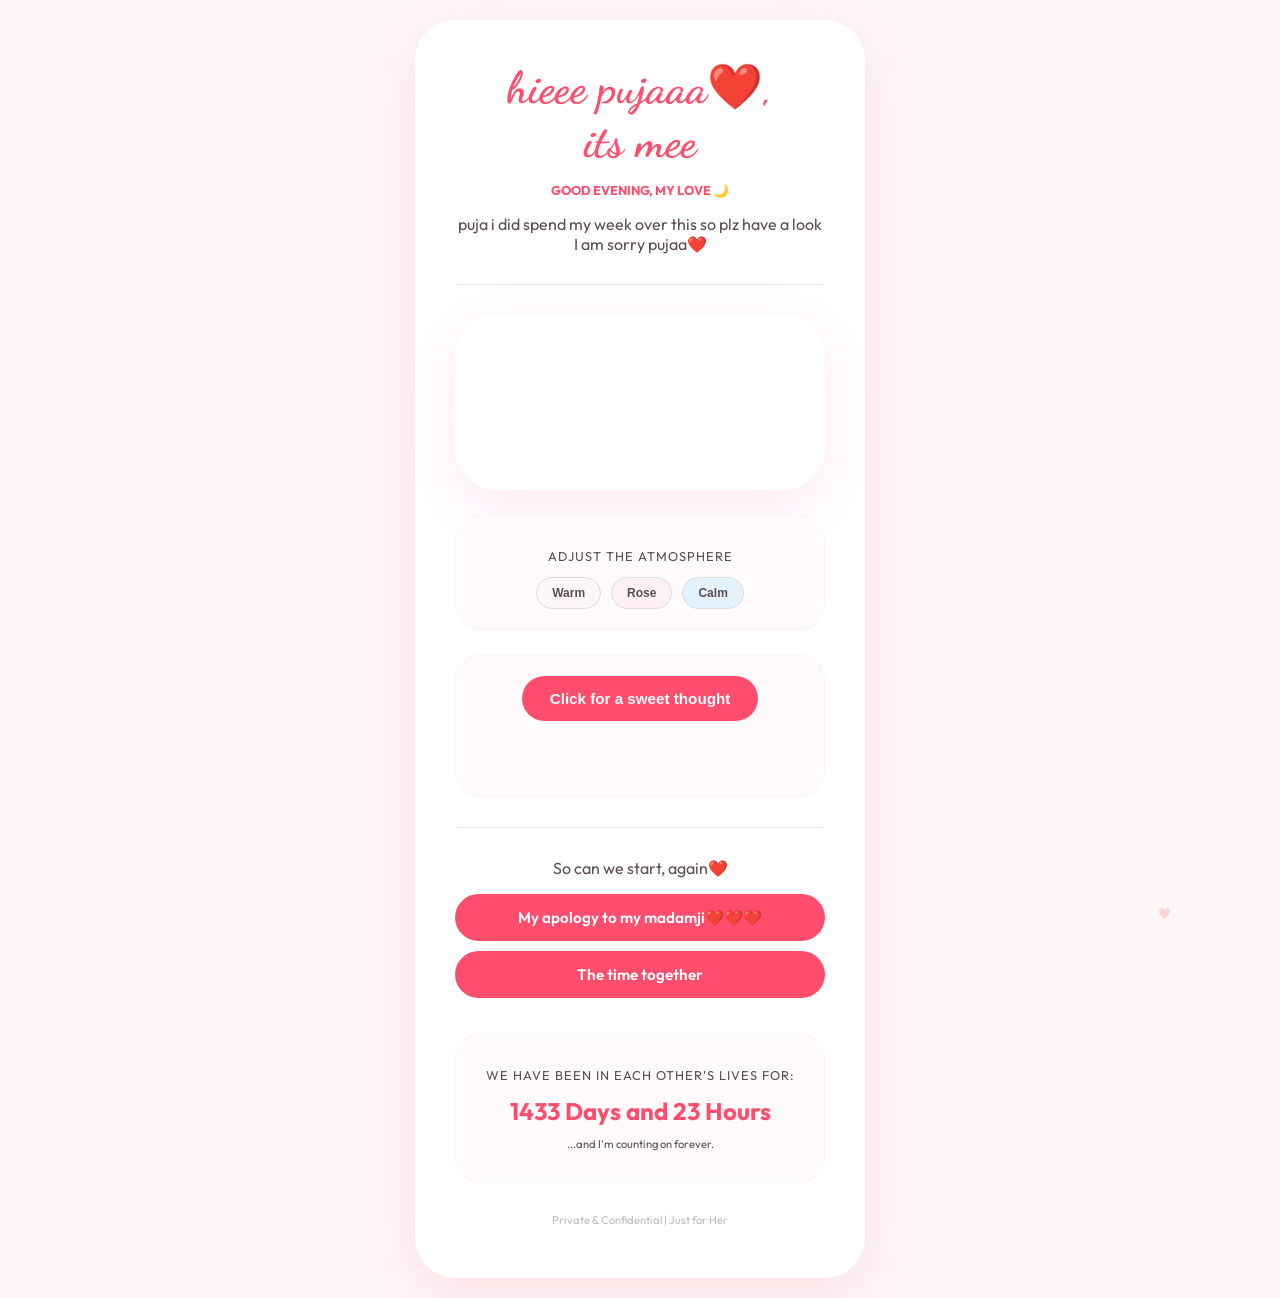
<file: index.html>
<!DOCTYPE html>
<html lang="en">
<head>
    <meta charset="UTF-8">
    <script>function createFloatingHeart() {
    const heart = document.createElement('div');
    heart.innerHTML = '❤️';
    heart.style.position = 'fixed';
    heart.style.bottom = '-20px';
    heart.style.left = Math.random() * 100 + 'vw';
    heart.style.fontSize = (Math.random() * 10 + 10) + 'px';
    heart.style.opacity = Math.random();
    heart.style.transition = 'transform 5s linear, opacity 5s linear';
    heart.style.pointerEvents = 'none';
    heart.style.zIndex = '0'; // Stays behind your content
    document.body.appendChild(heart);

    setTimeout(() => {
        heart.style.transform = `translateY(-110vh) rotate(${Math.random() * 360}deg)`;
        heart.style.opacity = '0';
    }, 100);

    setTimeout(() => heart.remove(), 6000);
}

// Create a new heart every 300ms
setInterval(createFloatingHeart, 300);</script>
    <meta name="viewport" content="width=device-width, initial-scale=1.0">
    <title>A Private Space | For You</title>
    <link rel="stylesheet" href="index.css">
    <link href="https://fonts.googleapis.com/css2?family=Dancing+Script:wght@600&family=Outfit:wght@300;600&display=swap" rel="stylesheet">
</head>
<body>
<div id="loader">
    <div class="heart-pulse">❤️</div>
</div>

    <div class="container">
        <div class="header-section">
            
            <h1>hieee pujaaa❤️,<br> its mee</h1>
            <p id="greeting" style="font-size: 0.8rem; font-weight: bold; color: #ff4d6d; text-transform: uppercase;"></p>
            <p>puja i did spend my week over this so plz have a look<br>I am sorry pujaa❤️</p>
        </div>

        <hr>
        <div class="container">
         <p id="typewriter" style="font-family: 'Dancing Script', cursive; font-size: 1.4rem; color: #ff4d6d; min-height: 50px;"></p>
        </div>  
        <script>const text = "I know things haven't been perfect... but I'm still here, and I'm still yours.";
        let i = 0;

        function typeWriter() {
            if (i < text.length) {
                document.getElementById("typewriter").innerHTML += text.charAt(i);
                i++;
                setTimeout(typeWriter, 100);
            }
        }
        // Start the effect after the page fades in
        window.addEventListener('load', () => setTimeout(typeWriter, 1500));</script>
        <div class="feature-box">
            <p style="font-size: 0.8rem; text-transform: uppercase; letter-spacing: 1px;">Adjust the Atmosphere</p>
            <div class="mood-btns">
                <button class="mood-btn" onclick="changeMood('#fdf6f7')" style="background: #fdf6f7; color: #5c4d51; border: 1px solid #ddd;">Warm</button>
                <button class="mood-btn" onclick="changeMood('#fff0f3')" style="background: #fff0f3; color: #5c4d51; border: 1px solid #ddd;">Rose</button>
                <button class="mood-btn" onclick="changeMood('#e3f2fd')" style="background: #e3f2fd; color: #5c4d51; border: 1px solid #ddd;">Calm</button>
            </div>
        </div>

        <div class="feature-box">
            <button onclick="showCompliment()">Click for a sweet thought</button>
            <p id="compliment-text" style="margin-top: 15px; font-style: italic; color: #ff4d6d; min-height: 24px;"></p>
        </div>


        <hr>

        <div class="nav-menu">
            <p>So can we start, again❤️</p>
            <a href="apology.html" class="btn main-btn">My apology to my madamji❤️❤️❤️</a>
            <a href="memories.html" class="btn main-btn">The time together</a>
            
        </div>
         <div class="feature-box">
            <p style="font-size: 0.8rem; letter-spacing: 1px;">WE HAVE BEEN IN EACH OTHER'S LIVES FOR:</p>
            <div id="together-counter" style="font-size: 1.5rem; font-weight: bold; color: #ff4d6d;"></div>
            <p style="font-size: 0.7rem;">...and I'm counting on forever.</p>
        </div>
        <footer>
            <p>Private & Confidential | Just for Her</p>
        </footer>
    </div>
    

    <script src="script.js"></script>
</body>
</html>
</file>
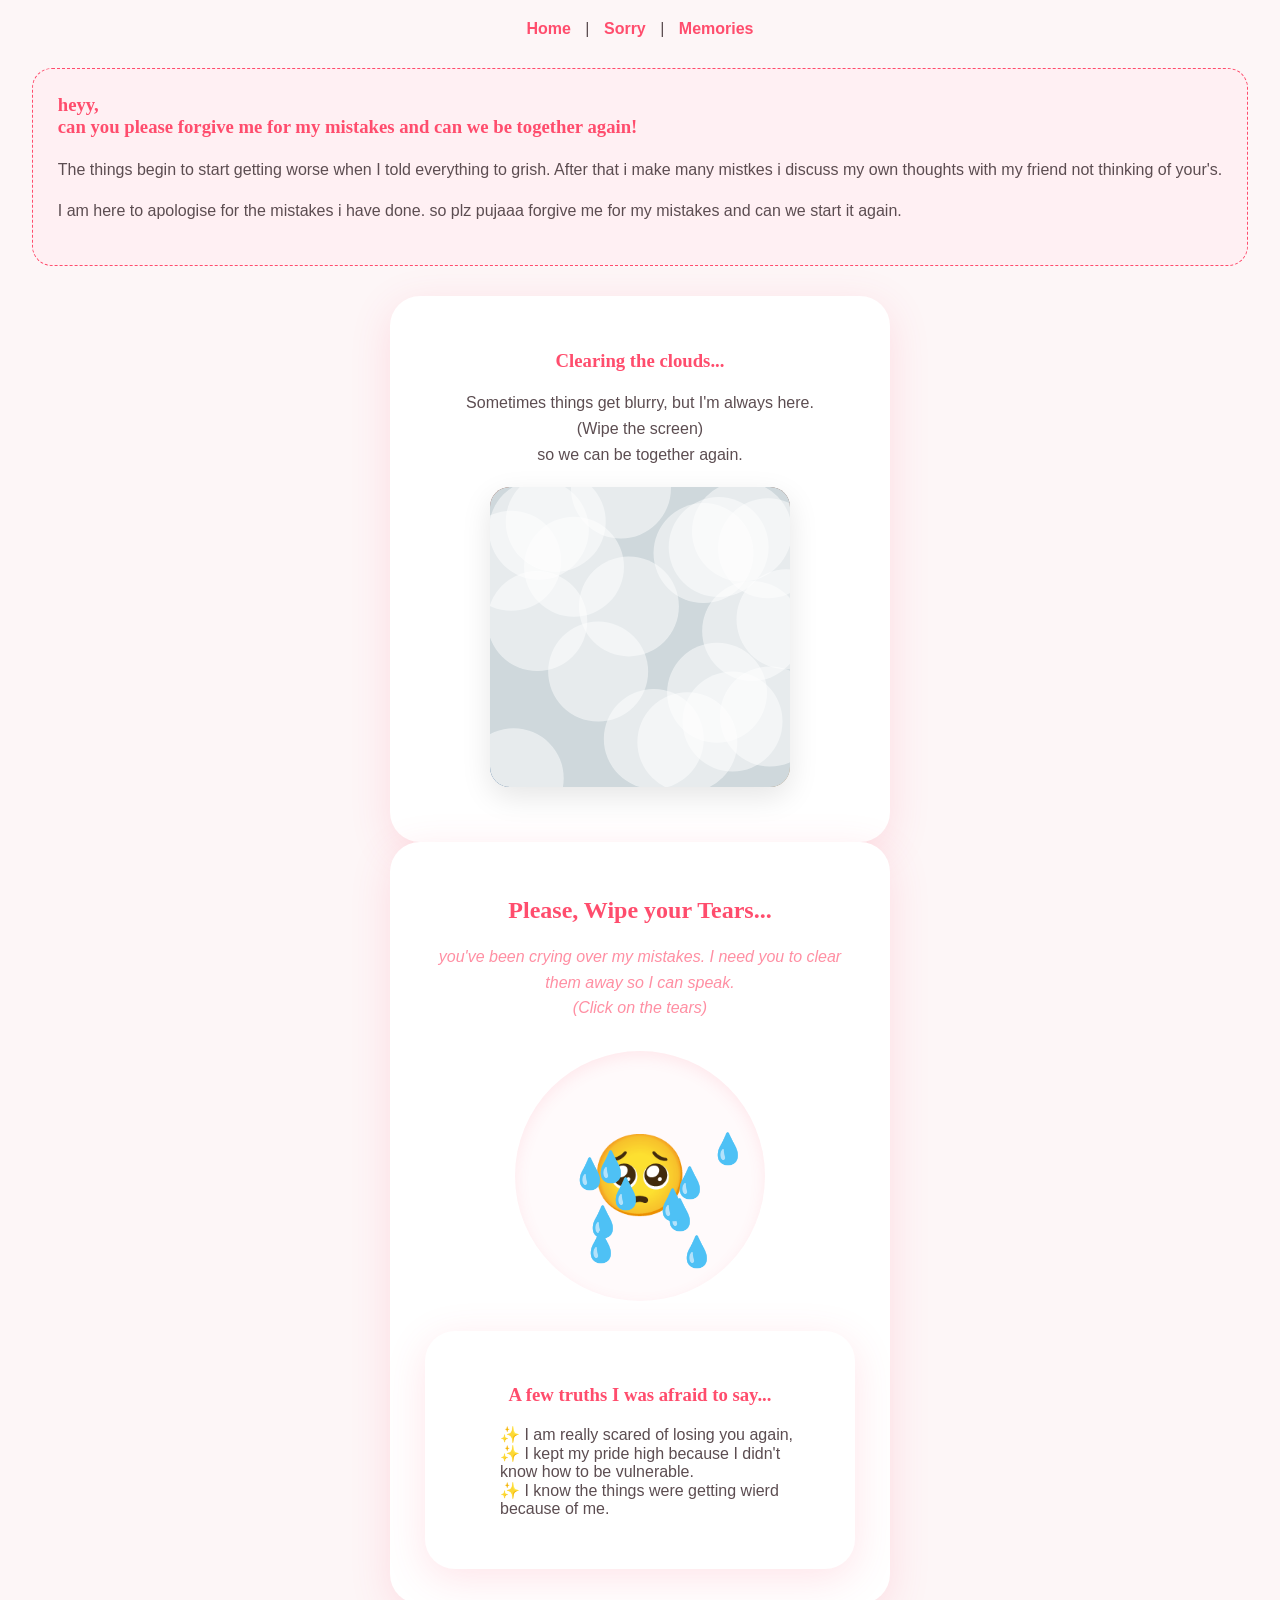
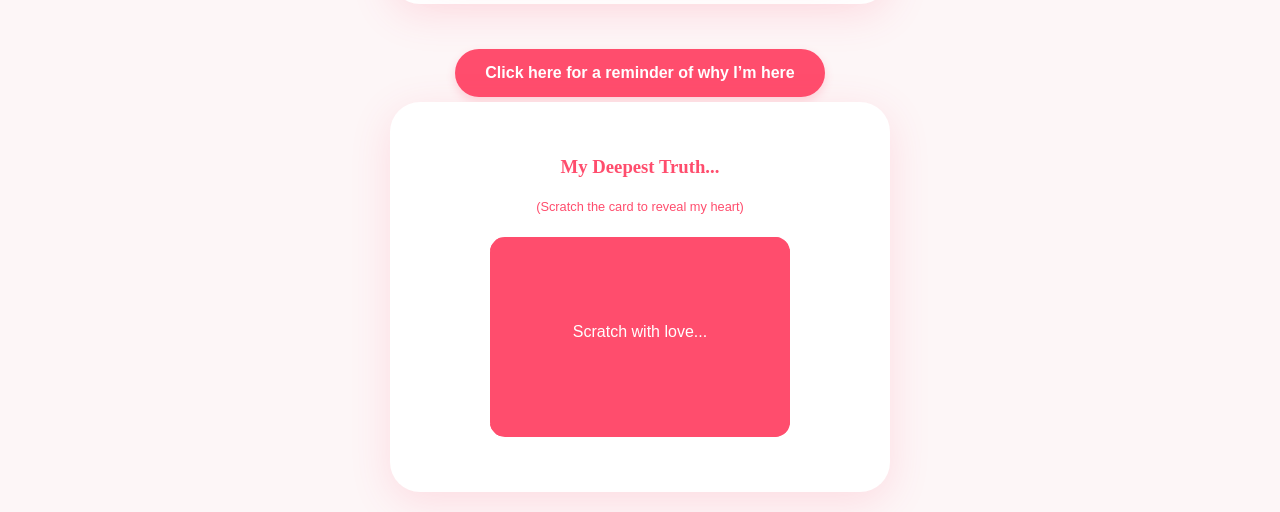
<file: apology.html>
<!DOCTYPE html>
<html lang="en">
<head>
    <meta charset="UTF-8">
    <meta name="viewport" content="width=1024">
    <meta name="viewport" content="width=device-width, initial-scale=1.0">
    <title>I am Sorry</title>
    <script>function createFloatingHeart() {
    const heart = document.createElement('div');
    heart.innerHTML = '❤️';
    heart.style.position = 'fixed';
    heart.style.bottom = '-20px';
    heart.style.left = Math.random() * 100 + 'vw';
    heart.style.fontSize = (Math.random() * 10 + 10) + 'px';
    heart.style.opacity = Math.random();
    heart.style.transition = 'transform 5s linear, opacity 5s linear';
    heart.style.pointerEvents = 'none';
    heart.style.zIndex = '0'; // Stays behind your content
    document.body.appendChild(heart);

    setTimeout(() => {
        heart.style.transform = `translateY(-110vh) rotate(${Math.random() * 360}deg)`;
        heart.style.opacity = '0';
    }, 100);

    setTimeout(() => heart.remove(), 6000);
}

// Create a new heart every 300ms
setInterval(createFloatingHeart, 300);</script>
    <link rel="stylesheet" href="un.css">
    <style>
        /* Special styles for the game area */
        #game-area {
            width: 250px;
            height: 250px;
            margin: 30px auto;
            position: relative;
            background: #fffafb;
            border-radius: 50%;
            display: flex;
            justify-content: center;
            align-items: center;
            font-size: 80px; /* Base face emoji size */
            cursor: pointer;
            box-shadow: inset 0 5px 15px rgba(255, 77, 109, 0.1);
        }
        .tear {
            position: absolute;
            font-size: 30px; /* Size of the water drops */
            transition: opacity 0.3s ease, transform 0.3s ease;
        }
        #apology-text {
            display: none; /* Text starts hidden */
            margin-top: 30px;
            text-align: left;
            border-top: 1px solid #eee;
            padding-top: 20px;
        }
        #game-instruction { margin-bottom: 20px; font-style: italic; color: #ff8fa3; }
    </style>
</head>
<body>
    <div id="loader">
    <div class="heart-pulse"></div>
</div>

     <div class="nav-bar">
    <a href="index.html">Home</a> | 
    <a href="apology.html">Sorry</a> | 
    <a href="memories.html">Memories</a>
</div>  
    
    <div style="background: #fff0f3; padding: 25px; border-radius: 20px; margin-bottom: 30px; border: 1px dashed #ff4d6d;">
    <h3 style="color: #ff4d6d; margin-top: 0;">heyy,<br> can you please forgive me for my mistakes and can we be together again!</h3>
    <p>The things begin to start getting worse when I told everything to grish. After that i make many mistkes i discuss my own thoughts with my friend not thinking of your's.</p>
    <p>I am here to apologise for the mistakes i have done. so plz pujaaa forgive me for my mistakes and can we start it again.</p>
</div>
<div class="container">
    <h3>Clearing the clouds...</h3>
    <p>Sometimes things get blurry, but I'm always here. <br>(Wipe the screen)<br> 
        so we can be together again.
    </p>
    
    <div id="fog-wrapper">
        <div id="hidden-photo"></div>
        <canvas id="fog-canvas"></canvas>
    </div>
</div>
    <div class="container">
        <h2>Please, Wipe your Tears...</h2>
        <p id="game-instruction">you've been crying over my mistakes. I need you to clear them away so I can speak.<br>(Click on the tears)</p>
        
        <div id="game-area">
            <span id="face">🥺</span> </div>

        <div id="apology-text">
    <h2 style="color: #ff4d6d; font-size: 2.2rem; margin-bottom: 20px;">I think you're ready to be better.</h2>
    
    <div style="text-align: left; line-height: 1.8; color: #5c4d51;">
        <p>You didn’t deserve the pain I caused. I think i was able to clear all the things i have done, whenever i think of u i regret about being so rude to you, even when you were so good to me.</p>

        <p>I know u have wasted so much time thinking of me but i can't resist that i was also doing the same. so i decided to make this apology website for you because i dont have anything to do.</p>

        <p>i think my self realisation is the heaviest thing i am carring now a days.</p>

        <p>And if you are thinking i did this all with AI and all so plz i create this whole thing only for you,<hr>4K5H_5606
        <div style="margin-top: 50px;">
    <h3>My Path Forward</h3>
    <p>I think i was wrong at the time when i reacted at you,you were listening to me even when the mistakes were mine</p>
    <div style="display: flex; flex-direction: column; gap: 10px; margin-top: 15px;">
        <div style="background: white; padding: 15px; border-radius: 10px; border: 1px solid #ff4d6d;">
            <strong> First:</strong> I am really so sorry because how i reacted you when i was angry was so wrong that I regret it later.
        </div>
        <div style="background: white; padding: 15px; border-radius: 10px; border: 1px solid #ff4d6d;">
            <strong>Second:</strong> I am really sorry for being so annoying to you.
        </div>
        <div style="background: white; padding: 15px; border-radius: 10px; border: 1px solid #ff4d6d;">
            <strong>Third:</strong> pujaaa you really matter to me more than even my self-respect, so please puja forgive me for my mistakes.  </div>
    </div>
</div>
        <p style="text-align: center; margin-top: 30px; font-size: 1.2rem; font-weight: bold;"><a href="future.html" class="btn">Can we try again?</a></p>
    </div>
</div>
<div class="container">
    <h3>A few truths I was afraid to say...</h3>
    <ul id="confession-list" style="text-align: left; list-style: none;">
        <li>✨ I am really scared of losing you again,</li>
        <li>✨ I kept my pride high because I didn't know how to be vulnerable.</li>
        <li>✨ I know the things were getting wierd because of me.</li>
    </ul>
</div>
    </div>
    
    <div style="margin-top: 40px; text-align: center;">
    <button onclick="showSurprise()" style="background: #ff4d6d; color: white; border: none; padding: 15px 30px; border-radius: 30px; cursor: pointer; font-size: 1rem;">
        Click here for a reminder of why I’m here
    </button>
    <p id="surprise" style="display: none; margin-top: 20px; font-size: 1.2rem; font-style: italic; color: #ff4d6d;">
        "Because the version of us that makes it through this will be stronger than anything else in the world. I still believe in 'us' more than I believe in anything else."
    </p>
</div>

<div class="container">
    <h3>My Deepest Truth...</h3>
    <p style="font-size: 0.8rem; color: #ff4d6d;">(Scratch the card to reveal my heart)</p>
    
    <div class="scratch-container">
        <div class="secret-para">
            <p>
                "In a world full of noise, you are my favorite sound. I’m sorry for the silence—I promise to be your safe place from now until forever. I love you, Pookie."</p>
        </div>
        <canvas id="scratch-canvas" width="300" height="200"></canvas>
    </div>
</div>
<script>function initScratchCard() {
    const canvas = document.getElementById('scratch-canvas');
    if (!canvas) return;
    const ctx = canvas.getContext('2d');
    
    // 1. Fill the canvas with a "Scratch Layer" color
    ctx.fillStyle = '#ff4d6d'; // You can also use a gradient or image here
    ctx.fillRect(0, 0, canvas.width, canvas.height);
    
    // Add some "shimmer" text to the scratch layer
    ctx.fillStyle = "white";
    ctx.font = "16px Arial";
    ctx.textAlign = "center";
    ctx.fillText("Scratch with love...", canvas.width/2, canvas.height/2);

    let isDrawing = false;

    function scratch(e) {
        if (!isDrawing) return;
        
        // Get correct coordinates for mouse or touch
        const rect = canvas.getBoundingClientRect();
        const x = (e.clientX || e.touches[0].clientX) - rect.left;
        const y = (e.clientY || e.touches[0].clientY) - rect.top;

        ctx.globalCompositeOperation = 'destination-out'; // The magic "eraser" mode
        ctx.beginPath();
        ctx.arc(x, y, 20, 0, Math.PI * 2); // Size of the scratch "brush"
        ctx.fill();
    }

    // Event Listeners for Mouse & Touch
    canvas.addEventListener('mousedown', () => isDrawing = true);
    canvas.addEventListener('touchstart', () => isDrawing = true);
    window.addEventListener('mouseup', () => isDrawing = false);
    window.addEventListener('touchend', () => isDrawing = false);
    canvas.addEventListener('mousemove', scratch);
    canvas.addEventListener('touchmove', scratch);
}

// Run it when the page loads
window.addEventListener('DOMContentLoaded', initScratchCard);</script>
<script>
    function showSurprise() {
        document.getElementById('surprise').style.display = 'block';
    }
</script>

    <script>
        // --- GAME LOGIC ---
        const gameArea = document.getElementById('game-area');
        const face = document.getElementById('face');
        const apologyText = document.getElementById('apology-text');
        const instruction = document.getElementById('game-instruction');
        const tearCount = 10; // Number of tears she has to click
        let remainingTears = tearCount;

        // Generate tears randomly inside the face area
        for (let i = 0; i < tearCount; i++) {
            const tear = document.createElement('span');
            tear.innerHTML = '💧';
            tear.className = 'tear';
            
            // Random position (adjusting slightly so they stay near the eyes/face)
            const randomTop = Math.random() * 60 + 20; // 20% to 80% from top
            const randomLeft = Math.random() * 60 + 20; // 20% to 80% from left
            
            tear.style.top = `${randomTop}%`;
            tear.style.left = `${randomLeft}%`;
            
            // When she clicks a tear
            tear.addEventListener('click', function(e) {
                // Prevent clicking on the 'face' beneath
                e.stopPropagation(); 
                
                // Animate and remove the tear
                this.style.opacity = '0';
                this.style.transform = 'scale(2)';
                
                setTimeout(() => {
                    this.remove();
                    remainingTears--;
                    
                    // Check if all tears are cleared
                    if (remainingTears === 0) {
                        endGame();
                    }
                }, 300);
            });
            
            gameArea.appendChild(tear);
        }

        function endGame() {
            face.innerHTML = '😌'; // Face changes to relief
            gameArea.style.cursor = 'default';
            instruction.innerHTML = "Thank you. Now, please read my heart.";
            
            // Show the apology text smoothly
            apologyText.style.display = 'block';
            apologyText.style.animation = 'fadeIn 1.5s';
        }
    </script>
    <style>
        /* Subtle fade-in animation */
        @keyframes fadeIn { from { opacity: 0; } to { opacity: 1; } }
    </style>


<script>
    const canvas = document.getElementById('scratch');
    const ctx = canvas.getContext('2d');
    ctx.fillStyle = "#ff4d6d";
    ctx.fillRect(0,0,300,100);
    
    canvas.onmousemove = (e) => {
        ctx.clearRect(e.offsetX, e.offsetY, 20, 20);
        if(e.offsetX > 250) document.getElementById('revealed').style.display = 'block';
    }
</script>
<script>function initFogEffect() {
    const canvas = document.getElementById('fog-canvas');
    if (!canvas) return;
    
    const ctx = canvas.getContext('2d');
    const container = document.getElementById('fog-wrapper');
    
    // Set canvas size to match the container
    canvas.width = container.offsetWidth;
    canvas.height = container.offsetHeight;

    // 1. Create the "Cloudy/Foggy" layer
    ctx.fillStyle = "#cfd8dc"; // Soft grey-blue cloud color
    ctx.fillRect(0, 0, canvas.width, canvas.height);
    
    // Add some "fog" texture
    ctx.fillStyle = "white";
    ctx.globalAlpha = 0.5;
    for(let i=0; i<20; i++) {
        ctx.beginPath();
        ctx.arc(Math.random()*canvas.width, Math.random()*canvas.height, 50, 0, Math.PI*2);
        ctx.fill();
    }
    ctx.globalAlpha = 1.0;

    let isWiping = false;

    function wipe(e) {
        if (!isWiping) return;
        
        const rect = canvas.getBoundingClientRect();
        const x = (e.clientX || e.touches[0].clientX) - rect.left;
        const y = (e.clientY || e.touches[0].clientY) - rect.top;

        // The "Erasing" effect
        ctx.globalCompositeOperation = 'destination-out';
        ctx.beginPath();
        ctx.arc(x, y, 30, 0, Math.PI * 2); // Size of the wipe
        ctx.fill();
    }

    // Mouse Events
    canvas.addEventListener('mousedown', () => isWiping = true);
    window.addEventListener('mouseup', () => isWiping = false);
    canvas.addEventListener('mousemove', wipe);

    // Touch Events (Mobile)
    canvas.addEventListener('touchstart', (e) => { isWiping = true; wipe(e); });
    canvas.addEventListener('touchend', () => isWiping = false);
    canvas.addEventListener('touchmove', (e) => { e.preventDefault(); wipe(e); });
}

// Ensure it runs after the page is fully loaded
window.addEventListener('load', initFogEffect);</script>
<script>function setGreeting() {
    const hour = new Date().getHours();
    let greeting = "";
    if (hour < 12) greeting = "Good Morning, My Sunshine ☀️";
    else if (hour < 18) greeting = "Good Afternoon, Beautiful ✨";
    else greeting = "Good Evening, My Love 🌙";
    
    document.getElementById('greeting').innerHTML = greeting;
}
window.addEventListener('load', setGreeting);

// This makes the browser tab "blink" with a heart
let heartToggle = true;
setInterval(() => {
    if (heartToggle) {
        document.title = "❤️ Aksh loves you";
    } else {
        document.title = "💖 Always & Forever";
    }
    heartToggle = !heartToggle;
}, 2000);</script>
</body>
</html>
</file>
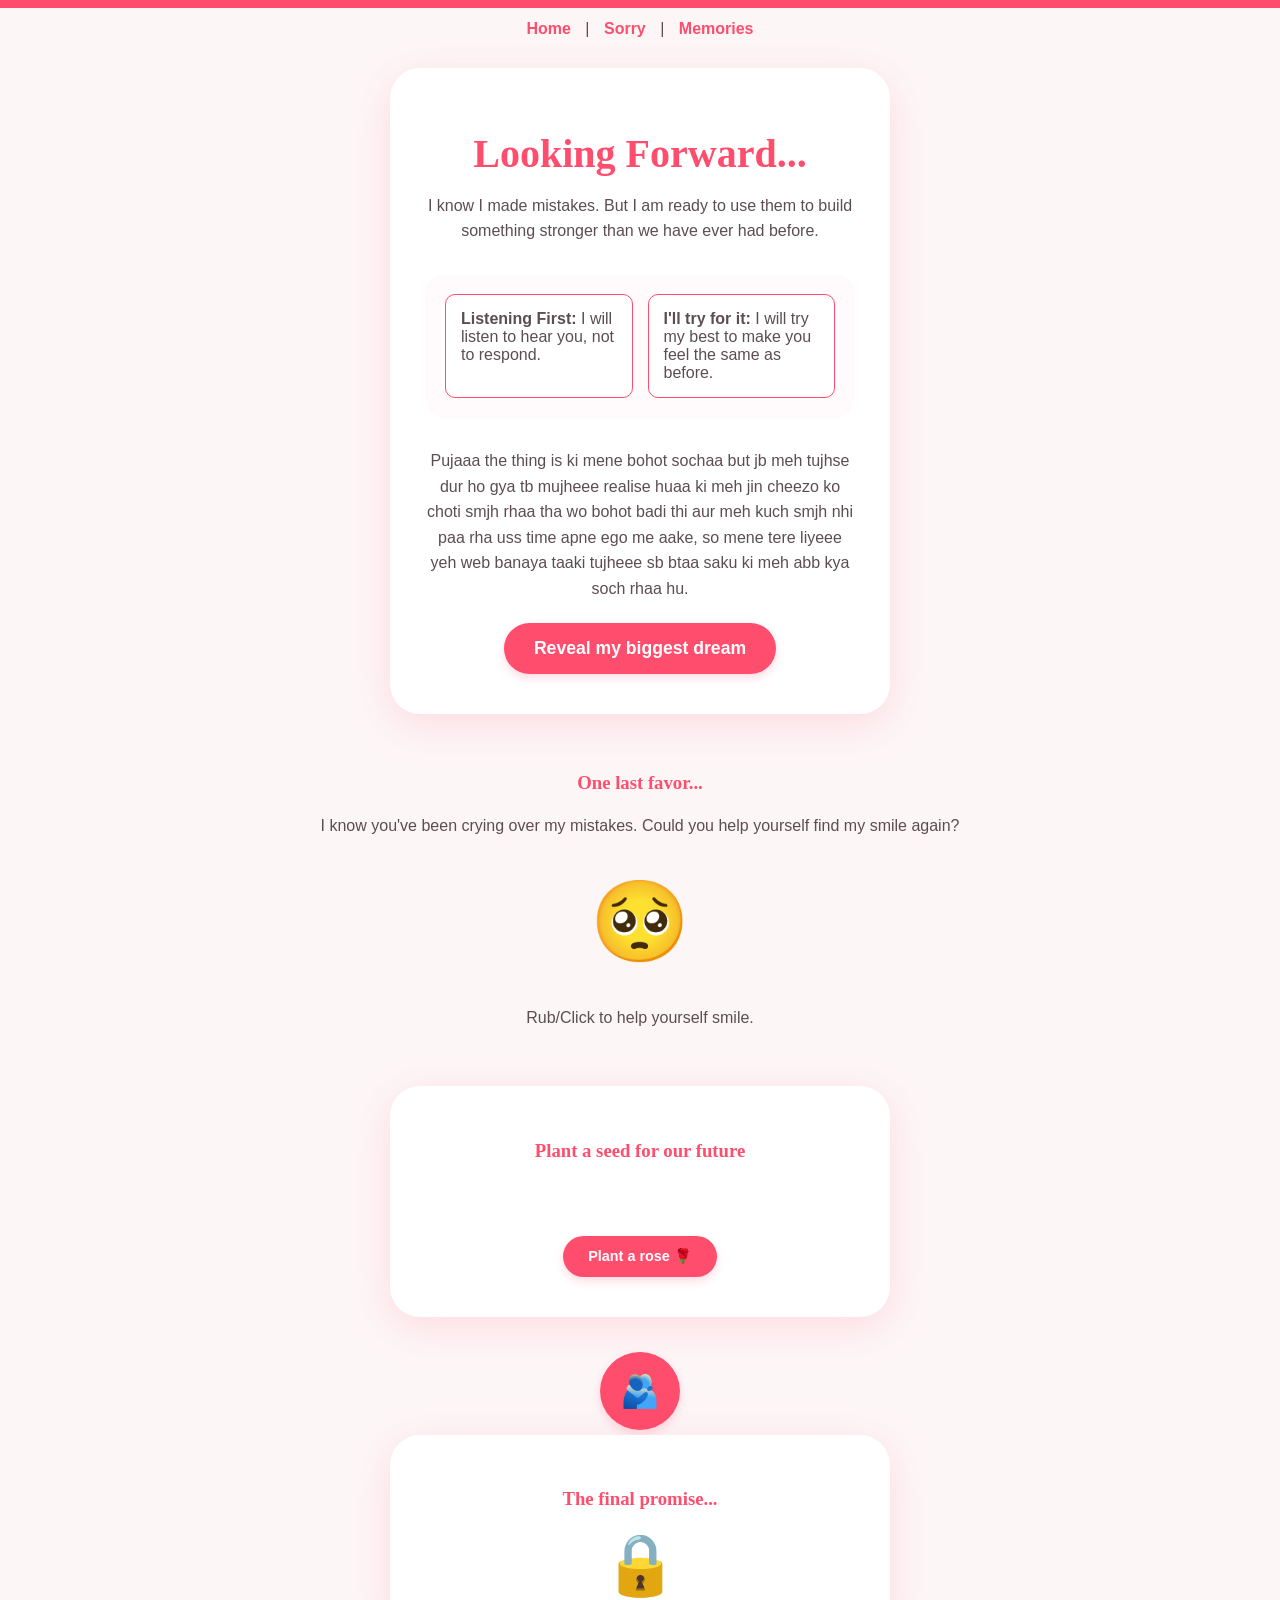
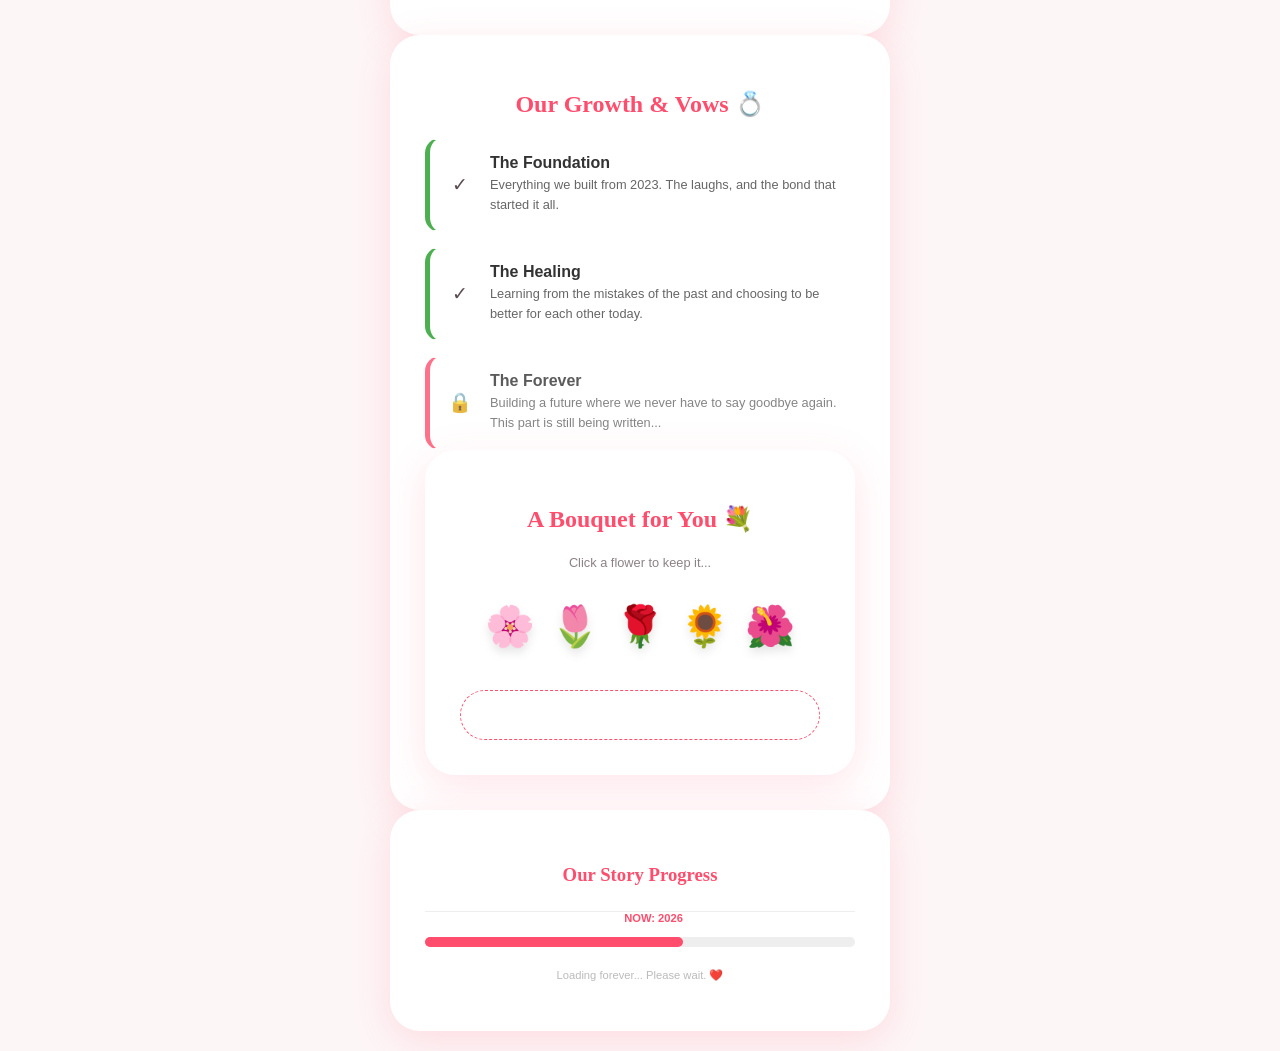
<file: future.html>
<!DOCTYPE html>
<html lang="en">
<head>
    <meta charset="UTF-8">
    <meta name="viewport" content="width=1024">
    <meta name="viewport" content="width=device-width, initial-scale=1.0">
    <title>Our Future</title>
    <script>function createFloatingHeart() {
    const heart = document.createElement('div');
    heart.innerHTML = '❤️';
    heart.style.position = 'fixed';
    heart.style.bottom = '-20px';
    heart.style.left = Math.random() * 100 + 'vw';
    heart.style.fontSize = (Math.random() * 10 + 10) + 'px';
    heart.style.opacity = Math.random();
    heart.style.transition = 'transform 5s linear, opacity 5s linear';
    heart.style.pointerEvents = 'none';
    heart.style.zIndex = '0'; // Stays behind your content
    document.body.appendChild(heart);

    setTimeout(() => {
        heart.style.transform = `translateY(-110vh) rotate(${Math.random() * 360}deg)`;
        heart.style.opacity = '0';
    }, 100);

    setTimeout(() => heart.remove(), 6000);
}

// Create a new heart every 300ms
setInterval(createFloatingHeart, 300);</script>
    <link rel="stylesheet" href="un.css">
    <style>
        /* Progress Bar: She feels the end is near */
        #progress {
            position: fixed; top: 0; left: 0; width: 100%; height: 8px;
            background: #fdf6f7; z-index: 1000;
        }
        #progress-bar {
            height: 100%; width: 0%; background: #ff4d6d;
            transition: width 1s ease;
        }
        
        /* Box to contain the 'vision board' and the secret */
        .vision-board {
            display: grid; grid-template-columns: 1fr 1fr; gap: 15px;
            margin: 30px 0; padding: 20px;
            background: #fffafb; border-radius: 20px;
            text-align: left;
        }
        .vision-item {
            background: white; padding: 15px; border-radius: 10px;
            border: 1px solid #ff4d6d;
        }
        
        /* The Secret Area: This is where we hide the proposal */
        #secret-message {
            display: none; /* Text starts invisible */
            margin-top: 30px; border-top: 1px dashed #eee;
            padding-top: 20px; background: #fdf6f7;
            border-radius: 15px; padding: 25px;
        }
        
        /* The Unlock Button */
        #unlock-btn {
            background: #ff4d6d; color: white; border: none;
            padding: 15px 30px; border-radius: 30px; cursor: pointer;
            font-size: 1.1rem; transition: transform 0.2s;
        }
        #unlock-btn:hover { transform: scale(1.05); }
    </style>
</head>
<body onload="fillProgress()">
 <div class="nav-bar">
    <a href="index.html">Home</a> | 
    <a href="apology.html">Sorry</a> | 
    <a href="memories.html">Memories</a>
    
</div>
    <div id="progress"><div id="progress-bar"></div></div>

    <div class="container">
        <h1>Looking Forward...</h1>
        <p>I know I made mistakes. But I am ready to use them to build something stronger than we have ever had before.</p>
        
        <div class="vision-board">
            <div class="vision-item"><strong> Listening First:</strong> I will listen to hear you, not to respond.</div>
            <div class="vision-item"><strong> I'll try for it:</strong> I will try my best to make you feel the same as before.</div>
        </div>
        
        <p>Pujaaa the thing is ki mene bohot sochaa but jb meh tujhse dur ho gya tb mujheee realise huaa ki meh jin cheezo ko choti smjh rhaa tha wo bohot badi thi aur meh kuch smjh nhi paa rha uss time apne ego me aake, so mene tere liyeee yeh web banaya taaki tujheee sb btaa saku ki meh abb kya soch rhaa hu.</p>
        
        <button id="unlock-btn" onclick="revealSecret()">Reveal my biggest dream</button>
        
        <div id="secret-message">
            <h2>A Vision for Us</h2>
            <div style="line-height: 1.8; text-align: left;">
                <p>I don’t just want us to go back. I want us to build a future that is completely secure. A future based on trust, respect, and a love that never fades.</p>
                <p>I am ready to do the work. I am ready to earn my place back, one day at a time, for as long as it takes. <strong>And my biggest dream... is that one day, when we are ready, we can make this permanent. I have a vision of a day where I ask you a simple question, and I can put a promise on your finger to keep you safe and loved, forever.</strong></p>
                <p>If you give me the chance to show you I've changed, that is the future I am building for us. Do you think we can start with just one coffee?</p>
            </div>
            <a href="mailto:her-email@example.com?subject=Re: Our Future" class="btn">Reply to me</a>
        </div>
        
    </div>
    <div id="game-zone" style="text-align: center; margin: 40px 0;">
    <h3>One last favor...</h3>
    <p>I know you've been crying over my mistakes. Could you help yourself find my smile again?</p>
    
    <div id="face-box" style="font-size: 80px; cursor: pointer; transition: 0.3s; padding: 20px;">
        <span id="face-emoji">🥺</span>
    </div>
    <p id="instruction">Rub/Click to help yourself smile.</p>
</div>

<div id="secret-message" style="display:none; background: #fffafb; padding: 30px; border-radius: 20px; border: 1px dashed #ff4d6d;">
    <h2>Thank you for this...</h2>
    <p>You’ve seen the vision I have for us, and you know how much I want to make things right. But I don't want to rush you. I just want to be close to you again.</p>
    <p><strong>My request is simple:</strong> Whenever you feel ready, could you spare just one hour of your day for me? No pressure, no demands—just one hour for us to talk, to breathe, and to start over.</p>
    <a href="mailto:her-email@example.com?subject=I'd like to talk" class="btn">Click here to choose a time</a>
</div>
<div class="container">
    <h3>Plant a seed for our future</h3>
    <div id="garden" style="font-size: 30px; min-height: 50px;"></div>
    <button onclick="plantFlower()">Plant a rose 🌹</button>
</div>

<script>
    function plantFlower() {
        document.getElementById('garden').innerHTML += '🌹';
    }
</script>
<div style="text-align: center; margin-top: 30px;">
    <button onclick="hug()" style="background: #ff4d6d; color: white; padding: 20px; border-radius: 50%; border: none; cursor: pointer; font-size: 2rem;">
        🫂
    </button>
    <p id="hug-msg" style="display:none; margin-top: 10px;">Sending you the biggest hug. I wish I was there.</p>
</div>
<div class="container" style="text-align: center;">
    <h3>The final promise...</h3>
    <div id="lock" onclick="unlockPromise()" style="font-size: 60px; cursor: pointer;">🔒</div>
    <div id="promise-text" style="display:none; padding: 20px; border: 2px dashed #ff4d6d; border-radius: 20px;">
        <p>This is my vow to you: I will be your safe place, your listener, and your biggest fan. I have a vision of our future where I put a ring on your finger, not to own you, but to promise you that you never have to walk alone again.</p>
    </div>
</div>
<div class="container">
    <h2 class="section-title">Our Growth & Vows 💍</h2>
    <div class="vow-list">
        <div class="vow-item unlocked">
            <div class="vow-status">✓</div>
            <div class="vow-text">
                <strong>The Foundation</strong>
                <p>Everything we built from 2023. The laughs, and the bond that started it all.</p>
            </div>
        </div>

        <div class="vow-item unlocked">
            <div class="vow-status">✓</div>
            <div class="vow-text">
                <strong>The Healing</strong>
                <p>Learning from the mistakes of the past and choosing to be better for each other today.</p>
            </div>
        </div>

        <div class="vow-item locked">
            <div class="vow-status">🔒</div>
            <div class="vow-text">
                <strong>The Forever</strong>
                <p>Building a future where we never have to say goodbye again. This part is still being written...</p>
            </div>
        </div>
    </div>
    <script>document.querySelector('.vow-item.locked').addEventListener('click', function() {
    alert("This part of our story is currently under construction. I need you to help me finish it. ❤️");
});</script>
    <div class="container">
    <h2 class="section-title">A Bouquet for You 💐</h2>
    <p style="font-size: 0.8rem; opacity: 0.7;">Click a flower to keep it...</p>
    
    <div class="flower-shop">
        <div class="flower-item" onclick="pickFlower(this, '🌸')">🌸</div>
        <div class="flower-item" onclick="pickFlower(this, '🌷')">🌷</div>
        <div class="flower-item" onclick="pickFlower(this, '🌹')">🌹</div>
        <div class="flower-item" onclick="pickFlower(this, '🌻')">🌻</div>
        <div class="flower-item" onclick="pickFlower(this, '🌺')">🌺</div>
    </div>

    <div id="your-bouquet"></div>
</div>
</div>
<script>function pickFlower(el, emoji) {
    const bouquet = document.getElementById('your-bouquet');
    
    // Create the new flower for the bouquet
    const newFlower = document.createElement('span');
    newFlower.innerHTML = emoji;
    newFlower.className = 'flower-falling';
    newFlower.style.fontSize = '1.8rem';
    
    // Add it to the bouquet
    bouquet.appendChild(newFlower);

    // Add a little bounce to the shop item
    el.style.transform = 'scale(0.8)';
    setTimeout(() => {
        el.style.transform = 'scale(1)';
    }, 100);

    // If she picks 5 flowers, show a hidden message!
    if (bouquet.children.length === 5) {
        const secretMsg = document.createElement('p');
        secretMsg.innerHTML = "A full bouquet for the girl who deserves the world. ❤️";
        secretMsg.style.color = "#ff4d6d";
        secretMsg.style.fontSize = "0.9rem";
        secretMsg.style.marginTop = "10px";
        secretMsg.style.width = "100%";
        bouquet.appendChild(secretMsg);
    }
}</script>
</div>
<script>
document.querySelectorAll('.date-card').forEach(card => {
    card.addEventListener('click', () => {
        card.style.transform = 'scale(0.95)';
        setTimeout(() => {
            card.style.transform = 'translateX(10px)';
            // You could even trigger a small heart explosion here!
        }, 100);
    });
});</script>
<div class="container">
    <h3>Our Story Progress</h3>
    <hr>
    <div class="progress-wrapper" style="background: #eee; border-radius: 20px; height: 10px; width: 100%; position: relative; margin: 20px 0;">
        <div id="progress-fill" style="background: #ff4d6d; width: 60%; height: 100%; border-radius: 20px; position: relative;">
            <span style="position: absolute; right: 0; top: -25px; font-size: 0.7rem; color: #ff4d6d; font-weight: bold;">NOW: 2026</span>
        </div>
    </div>
    <p style="font-size: 0.7rem; color: #bbb;">Loading forever... Please wait. ❤️</p>
</div>
<script>
    function unlockPromise() {
        document.getElementById('lock').innerHTML = '💍';
        document.getElementById('promise-text').style.display = 'block';
    }
</script>

<script>
    function hug() {
        document.getElementById('hug-msg').style.display = 'block';
    }
</script>
<script>
    let clicks = 0;
    const face = document.getElementById('face-emoji');
    const box = document.getElementById('face-box');
    const secret = document.getElementById('secret-message');
    const instr = document.getElementById('instruction');

    box.onclick = () => {
        clicks++;
        // Make it grow or shake to feel like she's "wiping" it
        box.style.transform = `scale(${1 + clicks/10})`;
        
        if (clicks >= 5) {
            face.innerHTML = '😊'; // HE SMILES!
            box.style.cursor = 'default';
            instr.innerHTML = "You made yourself smile again. Thank you.";
            
            // Reveal the request
            secret.style.display = 'block';
            secret.style.animation = 'fadeIn 2s';
        }
    };
</script>

    <script>
        // Progress Bar effect: She feels the end of the journey
        function fillProgress() {
            setTimeout(() => {
                document.getElementById('progress-bar').style.width = '100%';
            }, 500);
        }

        // --- GAME LOGIC ---
        function revealSecret() {
            // Unlock the secret message smoothly
            const secret = document.getElementById('secret-message');
            const btn = document.getElementById('unlock-btn');
            
            secret.style.display = 'block';
            secret.style.animation = 'fadeIn 2s';
            
            // The button disappears, she cannot click it again
            btn.style.display = 'none';
        }
    </script>
    <script>function sendFlower() {
    const flowers = ['🌹', '🌸', '💐', '🌻', '🌷'];
    const flower = flowers[Math.floor(Math.random() * flowers.length)];
    const garden = document.getElementById('digital-bouquet');
    const span = document.createElement('span');
    span.innerHTML = flower;
    span.className = 'falling-flower';
    garden.appendChild(span);
}   </script>
    <style>
        /* Slow, deliberate fade-in for the secret message */
        @keyframes fadeIn { from { opacity: 0; } to { opacity: 1; } }
    </style>
</body>
</html>
</file>
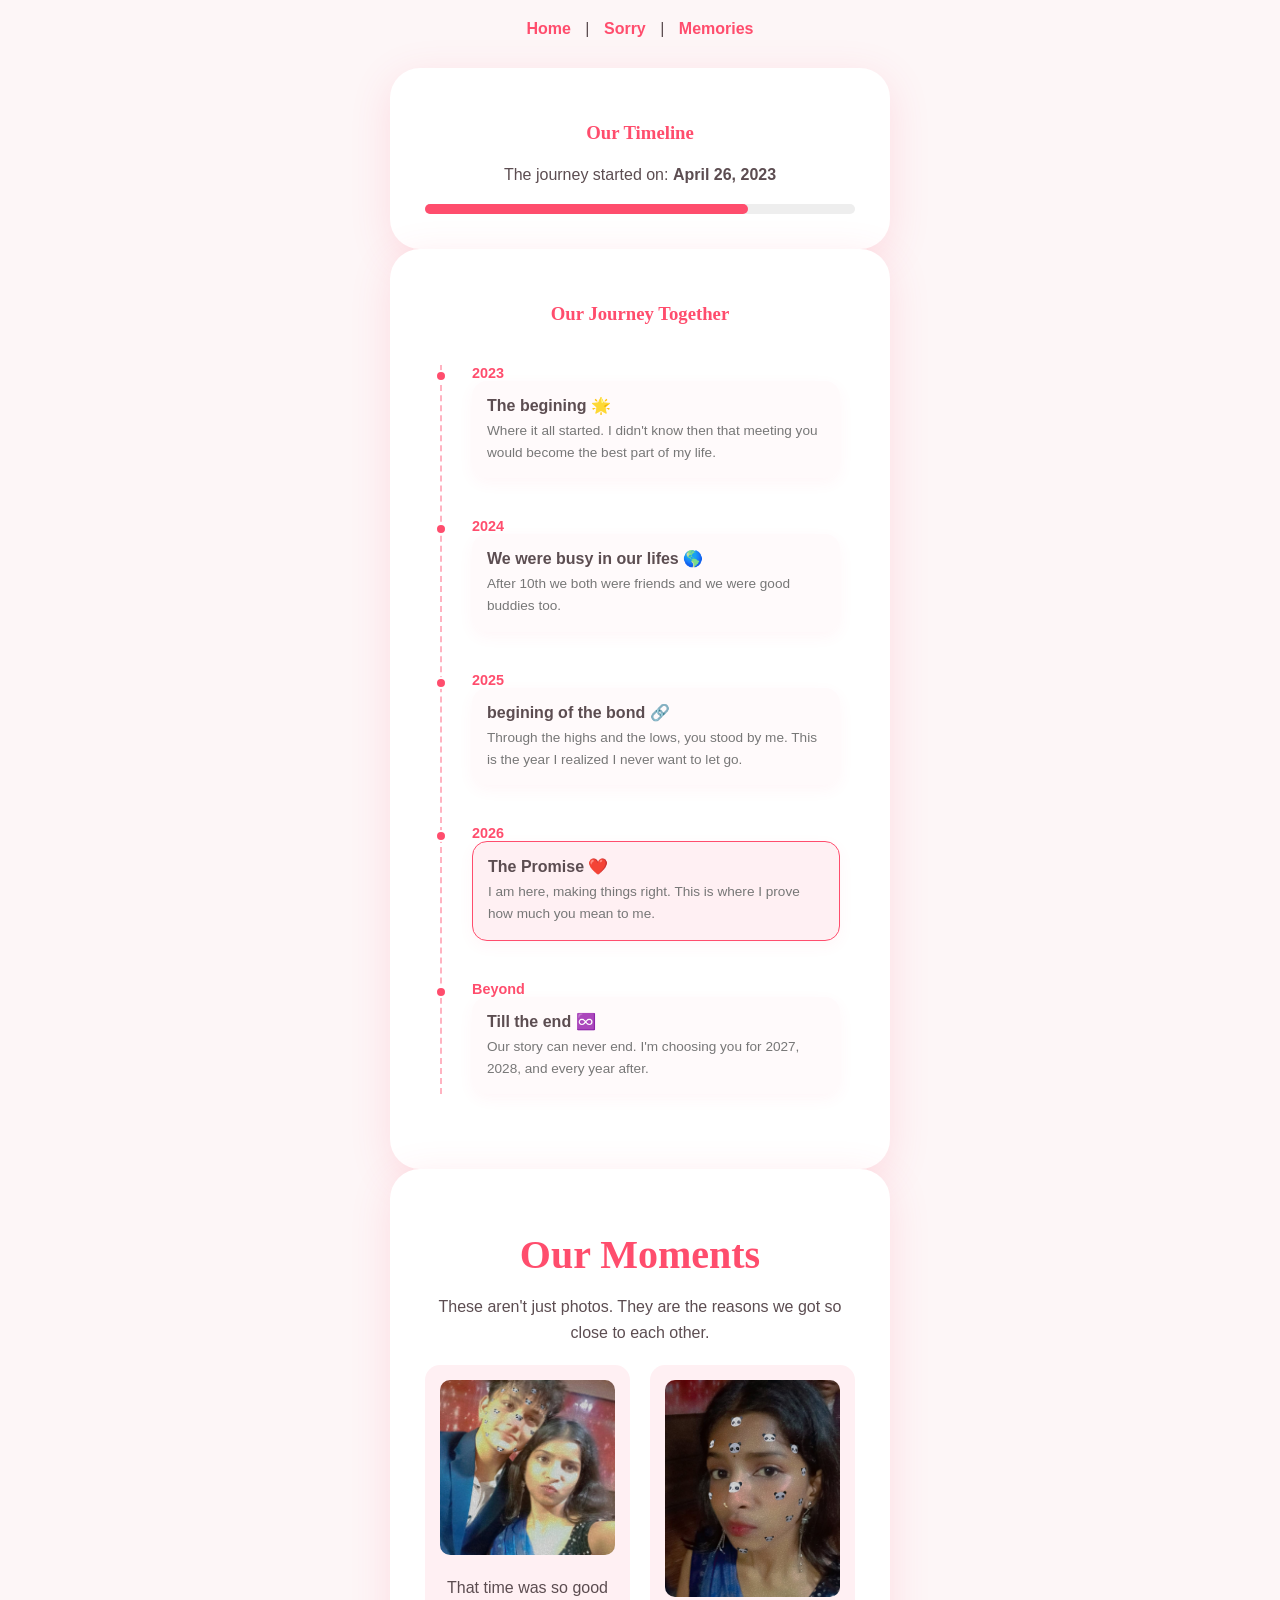
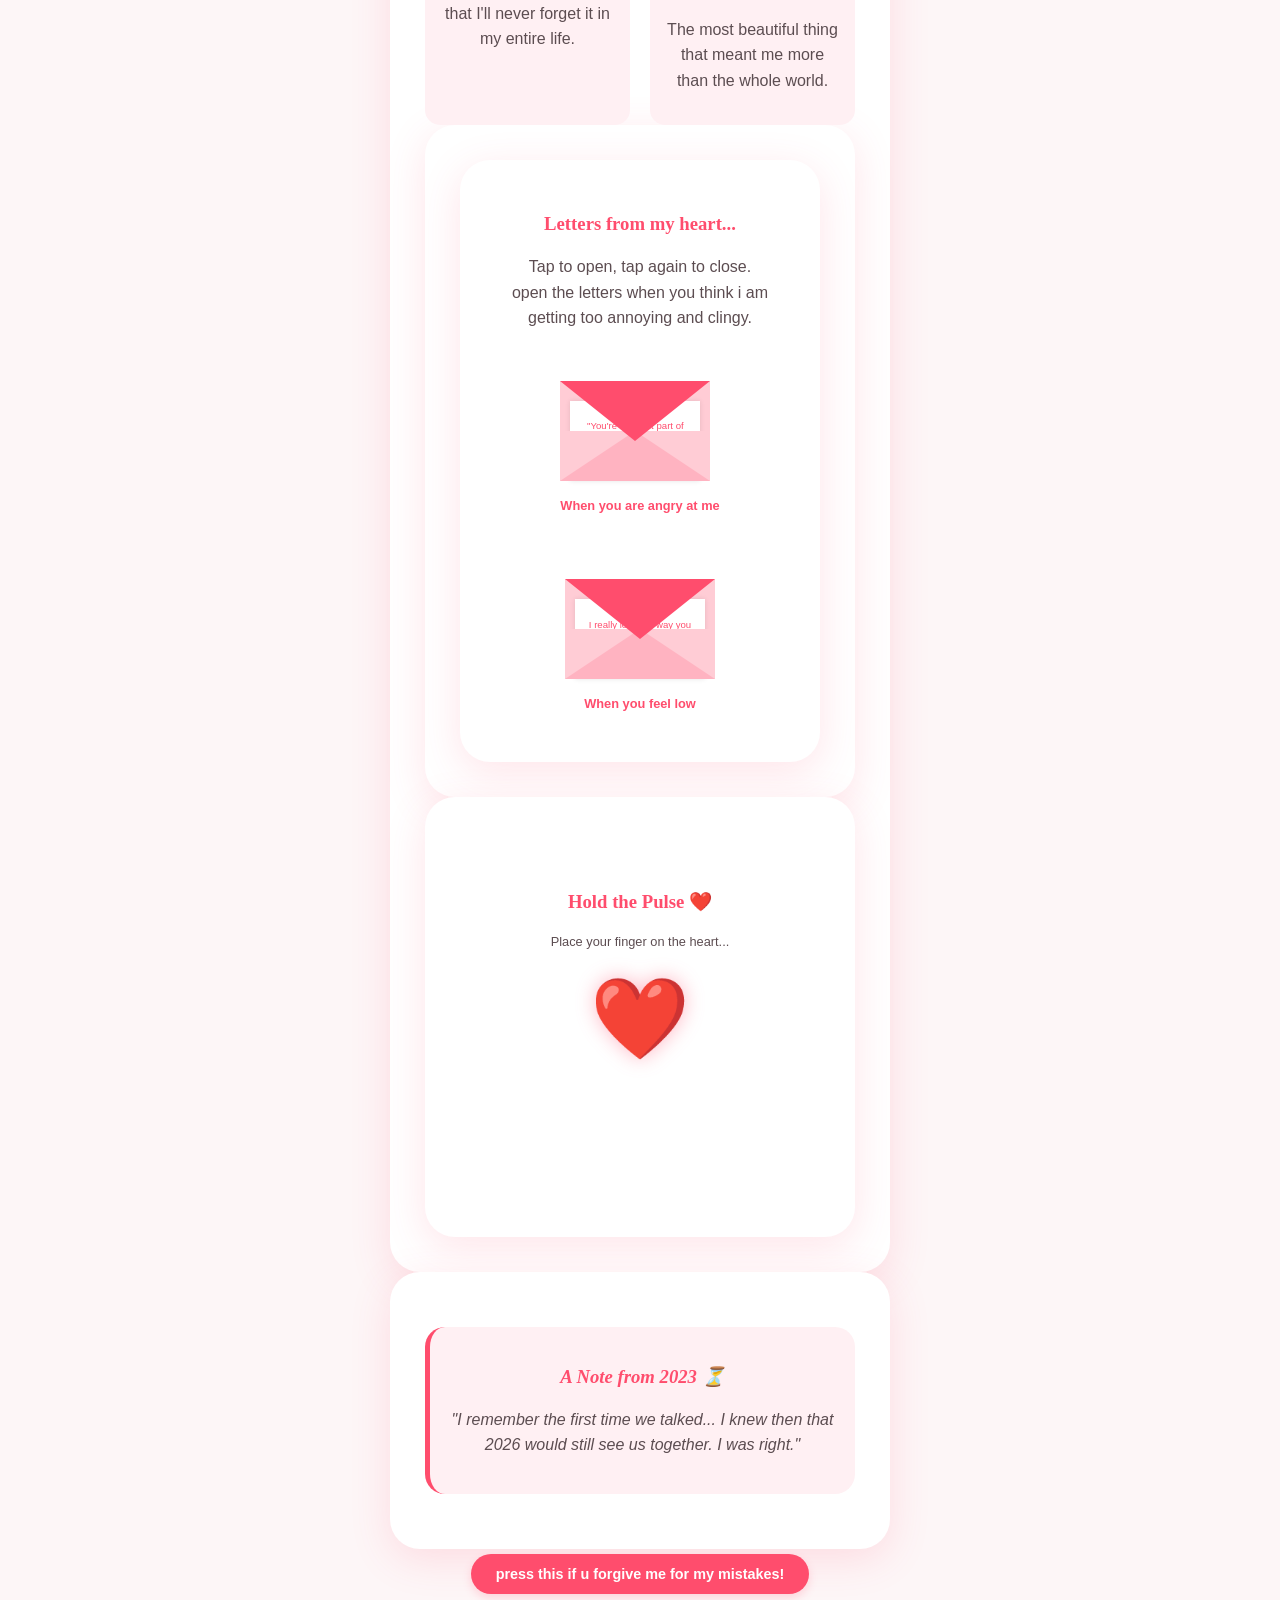
<file: memories (1).html>
<!DOCTYPE html>
<html>
<head>
    <link rel="stylesheet" href="un.css">
    <meta name="viewport" content="width=1024">
    <script>function createFloatingHeart() {
    const heart = document.createElement('div');
    heart.innerHTML = '❤️';
    heart.style.position = 'fixed';
    heart.style.bottom = '-20px';
    heart.style.left = Math.random() * 100 + 'vw';
    heart.style.fontSize = (Math.random() * 10 + 10) + 'px';
    heart.style.opacity = Math.random();
    heart.style.transition = 'transform 5s linear, opacity 5s linear';
    heart.style.pointerEvents = 'none';
    heart.style.zIndex = '0'; // Stays behind your content
    document.body.appendChild(heart);

    setTimeout(() => {
        heart.style.transform = `translateY(-110vh) rotate(${Math.random() * 360}deg)`;
        heart.style.opacity = '0';
    }, 100);

    setTimeout(() => heart.remove(), 6000);
}

// Create a new heart every 300ms
setInterval(createFloatingHeart, 300);</script>
    <style>
        .gallery { display: grid; grid-template-columns: repeat(auto-fit, minmax(200px, 1fr)); gap: 20px; margin-top: 20px; }
        .memory-card { background: #fff0f3; padding: 15px; border-radius: 15px; }
        .memory-card img { width: 100%; border-radius: 10px; }
    </style>
</head>
<body>
     <div class="nav-bar">
    <a href="index.html">Home</a> | 
    <a href="apology.html">Sorry</a> | 
    <a href="memories.html">Memories</a>
   
    
</div>
    <div class="container">
    <h3>Our Timeline</h3>
    <p>The journey started on: <strong>April 26, 2023</strong></p>
    <div style="height: 10px; width: 100%; background: #eee; border-radius: 5px;">
        <div style="height: 100%; width: 75%; background: #ff4d6d; border-radius: 5px;"></div>
    </div>
</div>
<div class="container">
    <h3>Our Journey Together</h3>
    <div class="timeline">
        <div class="timeline-item">
            <div class="timeline-dot"></div>
            <div class="timeline-date">2023</div>
            <div class="timeline-content">
                <h4>The begining 🌟</h4>
                <p>Where it all started. I didn't know then that meeting you would become the best part of my life.</p>
            </div>
        </div>

        <div class="timeline-item">
            <div class="timeline-dot"></div>
            <div class="timeline-date">2024</div>
            <div class="timeline-content">
                <h4>We were busy in our lifes 🌎</h4>
                <p>After 10th we both were friends and we were good buddies too.</p>
            </div>
        </div>

        <div class="timeline-item">
            <div class="timeline-dot"></div>
            <div class="timeline-date">2025</div>
            <div class="timeline-content">
                <h4>begining of the bond 🔗</h4>
                <p>Through the highs and the lows, you stood by me. This is the year I realized I never want to let go.</p>
            </div>
        </div>

        <div class="timeline-item highlight">
            <div class="timeline-dot"></div>
            <div class="timeline-date">2026</div>
            <div class="timeline-content">
                <h4>The Promise ❤️</h4>
                <p>I am here, making things right. This is where I prove how much you mean to me.</p>
            </div>
        </div>

        <div class="timeline-item infinite">
            <div class="timeline-dot pulsing"></div>
            <div class="timeline-date">Beyond</div>
            <div class="timeline-content">
                <h4>Till the end ♾️</h4>
                <p>Our story can never end. I'm choosing you for 2027, 2028, and every year after.</p>
            </div>
        </div>
    </div>
</div>
    <div class="container">
        <h1>Our Moments</h1>
        <p>These aren't just photos. They are the reasons we got so close to each other.</p>
        
        <div class="gallery">
            <div class="memory-card">
                <img src="WhatsApp Image 2026-04-19 at 11.39.41 AM (1).jpeg" alt="Memory">
                <p>That time was so good that I'll never forget it in my entire life.</p>
            </div>
            <div class="memory-card">
                <img src="WhatsApp Image 2026-04-19 at 11.39.41 AM.jpeg" alt="Memory">
                <p>The most beautiful thing that meant me more than the whole world.</p>
            </div>
        </div>
        <div class="container">
   <div class="container">
    <h3>Letters from my heart...</h3>
    <p>Tap to open, tap again to close.<br>
    open the letters when you think i am getting too annoying and clingy.
    </p>

    <div class="envelopes-container">
        <label class="envelope-wrapper">
            <input type="checkbox" class="letter-check">
            <div class="envelope">
                <div class="back"></div>
                <div class="letter">
                    <p>"You're the best part of my life since 2023, and I hate being the reason you're sad.✨"</p>
                </div>
                <div class="front"></div>
                <div class="top"></div>
            </div>
            <p class="label-text">When you are angry at me</p>
        </label>

        <label class="envelope-wrapper">
            <input type="checkbox" class="letter-check">
            <div class="envelope">
                <div class="back"></div>
                <div class="letter">
                    <p>I really love the way you make me feel, when u are around.</p>
                </div>
                <div class="front"></div>
                <div class="top"></div>
            </div>
            <p class="label-text">When you feel low</p>
        </label>
    </div>
    </div>

    </div>
    <div class="container">
    <div class="heart-pulse-section">
        <h3 class="section-title">Hold the Pulse ❤️</h3>
        <p style="font-size: 0.8rem; margin-bottom: 20px;">Place your finger on the heart...</p>
        
        <div id="love-pulse-heart" onmouseover="startHeartbeat()" onmouseleave="stopHeartbeat()" ontouchstart="startHeartbeat()" ontouchend="stopHeartbeat()">
            <div class="inner-heart">❤️</div>
        </div>
        
        <div id="heart-message" class="hidden-fade">
            "My heart has been beating for you since 2023... <br> 
            and it hasn't skipped a beat since."
        </div>
    </div>
</div>
    </div>


    <div class="container">
        <div class="time-capsule">
            <h3>A Note from 2023 ⏳</h3>
            <p class="capsule-text">"I remember the first time we talked... I knew then that 2026 would still see us together. I was right."</p>
        </div>
    </div>
        <a href="future.html" class="btn">press this if u forgive me for my mistakes!</a>
    </div>
<script src="script.js"></script>
</body>
</html>
</file>
<file: index.css>
/* Master Styling */
* { box-sizing: border-box; }

body {
    background-color: #fdf6f7;
    color: #5c4d51;
    font-family: 'Outfit', sans-serif;
    margin: 0;
    min-height: 100vh;
    display: flex;
    justify-content: center;
    align-items: center;
    padding: 20px;
    transition: background-color 0.8s ease; /* Smooth mood transition */
}

.container {
    background: white;
    padding: 40px;
    border-radius: 40px;
    box-shadow: 0 15px 50px rgba(255, 77, 109, 0.12);
    max-width: 450px;
    width: 100%;
    text-align: center;
}

h1 {
    font-family: 'Dancing Script', cursive;
    color: #ff4d6d;
    font-size: 2.8rem;
    margin: 0;
}

.feature-box {
    margin: 25px 0;
    padding: 20px;
    background: #fffafb;
    border-radius: 25px;
    border: 1px solid #fff0f3;
}

/* Unified Button Style */
.btn, button {
    padding: 14px 28px;
    background: #ff4d6d;
    color: white;
    text-decoration: none;
    border-radius: 50px;
    font-weight: 600;
    border: none;
    cursor: pointer;
    transition: all 0.3s ease;
    display: inline-block;
    font-size: 0.95rem;
}

.btn:hover, button:hover {
    transform: translateY(-3px);
    box-shadow: 0 10px 20px rgba(255, 77, 109, 0.3);
    filter: brightness(1.1);
}

.mood-btns {
    display: flex;
    justify-content: center;
    gap: 10px;
    margin-top: 10px;
}

.mood-btn {
    padding: 8px 15px;
    font-size: 0.75rem;
}

.main-btn {
    width: 100%;
    margin-bottom: 10px;
}

hr {
    border: none;
    border-top: 1px solid #fce4ec;
    margin: 30px 0;
}

footer {
    margin-top: 30px;
    font-size: 0.7rem;
    color: #bbb;
}

/* 1. Custom Heart Cursor */
html, body {
    cursor: url('data:image/svg+xml;utf8,<svg xmlns="http://www.w3.org/2000/svg" width="20" height="20" style="fill:red;"><path d="M10 18.35l-1.45-1.32C3.4 12.36 1 10.28 1 7.5 1 5.5 2.5 4 4.5 4c1.54 0 3.04.99 3.5 2.36h1C9.46 4.99 10.96 4 12.5 4 14.5 4 16 5.5 16 7.5c0 2.78-2.4 4.86-7.55 9.54L10 18.35z"/></svg>'), auto;
}

/* 2. Page Fade-In Animation */
body {
    animation: fadeInPage 1.5s ease-in-out;
}

@keyframes fadeInPage {
    from { opacity: 0; transform: translateY(10px); }
    to { opacity: 1; transform: translateY(0); }
}

/* 3. Floating Animation for Buttons */
.btn {
    animation: floating 3s ease-in-out infinite;
}

@keyframes floating {
    0% { transform: translatey(0px); }
    50% { transform: translatey(-5px); }
    100% { transform: translatey(0px); }
}

#loader {
    position: fixed;
    top: 0;
    left: 0;
    width: 100%;
    height: 100%;
    background: white;
    display: flex;
    justify-content: center;
    align-items: center;
    z-index: 9999;
    animation: fadeOutLoader 1s forwards 1.5s;
}

.heart-pulse {
    font-size: 50px;
    animation: pulse 1s infinite;
}

@keyframes fadeOutLoader {
    to { opacity: 0; visibility: hidden; }
}

@keyframes pulse {
    0% { transform: scale(1); }
    50% { transform: scale(1.3); }
    100% { transform: scale(1); }
}


.adore-grid {
    display: grid;
    grid-template-columns: repeat(2, 1fr);
    gap: 15px;
    margin-top: 20px;
}

.adore-card {
    background: rgba(255, 255, 255, 0.3);
    backdrop-filter: blur(10px);
    border-radius: 20px;
    padding: 20px 10px;
    cursor: pointer;
    border: 1px solid rgba(255, 255, 255, 0.5);
    transition: transform 0.3s;
}

.adore-card:active { transform: scale(0.95); }

/* The Message Pop-up */
.hidden-msg {
    display: none; /* Keeps it hidden by default */
    position: fixed;
    top: 0; left: 0;
    width: 100%; height: 100%;
    background: rgba(0, 0, 0, 0.6);
    z-index: 1000;
    justify-content: center;
    align-items: center;
}

.message-box {
    background: white;
    padding: 30px;
    border-radius: 25px;
    width: 80%;
    max-width: 400px;
    text-align: center;
    animation: popUp 0.3s ease-out;
}

@keyframes popUp {
    from { transform: scale(0.8); opacity: 0; }
    to { transform: scale(1); opacity: 1; }
}

.close-btn {
    background: #ff4d6d;
    color: white;
    border: none;
    padding: 10px 20px;
    border-radius: 50px;
    margin-top: 15px;
}
</file>
<file: un.css>
body { background: #fdf6f7; color: #5c4d51; font-family: 'Segoe UI', sans-serif; display: flex; flex-direction: column; align-items: center; min-height: 100vh; margin: 0; padding: 20px; }
.container { background: white; padding: 40px; border-radius: 30px; box-shadow: 0 10px 30px rgba(0,0,0,0.08); max-width: 600px; text-align: center; }
h1, h2 { color: #ff4d6d; }
.btn { display: inline-block; margin-top: 20px; padding: 12px 30px; background: #ff4d6d; color: white; text-decoration: none; border-radius: 25px; transition: 0.3s; }
.btn:hover { transform: scale(1.05); background: #ff758c; }
#heart-rain { position: fixed; top: 0; left: 0; width: 100%; height: 100%; pointer-events: none; z-index: -1; }
.nav-bar { margin-bottom: 30px; }
.nav-bar a { margin: 0 10px; color: #ff4d6d; text-decoration: none; font-weight: bold; }

@import url('https://fonts.googleapis.com/css2?family=Dancing+Script:wght@600&family=Outfit:wght@300;400&display=swap');

body {
    background: #fdf6f7;
    color: #5c4d51;
    font-family: 'Outfit', sans-serif;
    display: flex;
    justify-content: center;
    align-items: center;
    min-height: 100vh;
    margin: 0;
    padding: 20px;
    overflow-x: hidden;
}

.container {
    background: white;
    padding: 40px;
    border-radius: 30px;
    box-shadow: 0 10px 30px rgba(255, 77, 109, 0.1);
    max-width: 600px;
    text-align: center;
    width: 90%; /* Mobile friendly */
}

h1, h2 {
    font-family: 'Dancing Script', cursive;
    color: #ff4d6d;
}

p { font-weight: 300; }

.btn {
    display: inline-block;
    margin-top: 20px;
    padding: 12px 30px;
    background: #ff4d6d;
    color: white;
    text-decoration: none;
    border-radius: 25px;
    font-weight: 400;
    transition: 0.3s;
}

.btn:hover { transform: scale(1.05); background: #ff758c; }



/* 1. Global Reset & Soft Animations */
* { box-sizing: border-box; }
body {
    background-color: #fdf6f7;
    color: #5c4d51;
    font-family: 'Outfit', sans-serif;
    margin: 0;
    padding: 20px;
    display: flex;
    justify-content: center;
    align-items: center;
    min-height: 100vh;
    animation: pulseBg 10s infinite alternate;
}

@keyframes pulseBg {
    0% { background-color: #fdf6f7; }
    50% { background-color: #fff0f3; }
    100% { background-color: #fdf6f7; }
}

/* 2. Unified Container */
.container {
    background: white;
    padding: 40px;
    border-radius: 30px;
    box-shadow: 0 10px 30px rgba(255, 77, 109, 0.1);
    max-width: 600px;
    width: 100%;
    text-align: center;
}

/* 3. Text Styling */
h1, h2, h3 { font-family: 'Dancing Script', cursive; color: #ff4d6d; }
p { font-weight: 300; line-height: 1.6; }

/* 4. Unified Button Styles (Works for <button> and class="btn") */
.btn, button {
    display: inline-block;
    padding: 15px 35px;
    background: #ff4d6d;
    color: white;
    text-decoration: none;
    border-radius: 30px;
    font-weight: 600;
    border: none;
    cursor: pointer;
    transition: all 0.3s ease;
    box-shadow: 0 4px 15px rgba(255, 77, 109, 0.3);
    margin: 10px;
}

.btn:hover, button:hover {
    transform: translateY(-3px);
    box-shadow: 0 8px 20px rgba(255, 77, 109, 0.4);
    background: #ff758c;
}

/* 5. Footer & Navigation */
footer { margin-top: 50px; font-size: 0.8rem; color: #aaa; }
.nav-bar { margin-bottom: 30px; }
.nav-bar a { margin: 0 10px; color: #ff4d6d; text-decoration: none; font-weight: bold; }

/* 6. Dark Mode Support */
@media (prefers-color-scheme: dark) {
    body { background: #121212; color: #ffffff; }
    .container { background: #1e1e1e; }
}





/* Global Reset & Base Style */
* { box-sizing: border-box; transition: background-color 0.5s ease; }

body {
    background-color: #fdf6f7;
    color: #5c4d51;
    font-family: 'Outfit', sans-serif;
    margin: 0;
    min-height: 100vh;
    display: flex;
    justify-content: center;
    align-items: center;
    padding: 20px;
}

.container {
    background: white;
    padding: 35px;
    border-radius: 30px;
    box-shadow: 0 10px 40px rgba(255, 77, 109, 0.15);
    max-width: 500px;
    width: 100%;
    text-align: center;
}

h1 { font-family: 'Dancing Script', cursive; color: #ff4d6d; font-size: 2.5rem; margin-bottom: 10px; }

.feature-box {
    margin: 20px 0;
    padding: 15px;
    background: #fffafb;
    border-radius: 20px;
}

/* Unified Button Style */
.btn, button {
    padding: 12px 25px;
    background: #ff4d6d;
    color: white;
    text-decoration: none;
    border-radius: 25px;
    font-weight: 600;
    border: none;
    cursor: pointer;
    margin: 5px;
    font-size: 0.9rem;
    box-shadow: 0 4px 10px rgba(255, 77, 109, 0.2);
}

.btn:hover, button:hover {
    transform: scale(1.05);
    background: #ff758c;
}

hr { border: none; border-top: 1px solid #eee; margin: 25px 0; }

.nav-links { display: flex; flex-direction: column; gap: 10px; }


/* Envelope Container */
.envelopes-container {
    display: flex;
    justify-content: center;
    gap: 50px;
    flex-wrap: wrap;
    margin-top: 50px;
}

.envelope-wrapper {
    position: relative;
    cursor: pointer;
}

.letter-check {
    display: none; /* Hide the actual checkbox */
}

.envelope {
    position: relative;
    width: 150px;
    height: 100px;
    background: #ffccd5; /* Bottom fold color */
}

/* The Paper inside */
.letter {
    position: absolute;
    bottom: 0;
    left: 10px;
    width: 130px;
    height: 80px;
    background: white;
    padding: 10px;
    font-size: 10px;
    transition: 0.5s;
    z-index: 2;
    overflow: hidden;
    box-shadow: 0 0 5px rgba(0,0,0,0.1);
}

.letter p { font-size: 0.6rem; color: #ff4d6d; line-height: 1.2; }

/* The Flap (Top) */
.top {
    position: absolute;
    top: 0;
    left: 0;
    width: 0;
    height: 0;
    border-left: 75px solid transparent;
    border-right: 75px solid transparent;
    border-top: 60px solid #ff4d6d; /* Flap color */
    transform-origin: top;
    transition: 0.4s;
    z-index: 4;
}

/* The Front sides of envelope */
.front {
    position: absolute;
    bottom: 0;
    left: 0;
    width: 0;
    height: 0;
    border-left: 75px solid #ffccd5;
    border-right: 75px solid #ffccd5;
    border-bottom: 50px solid #ffb3c1;
    z-index: 3;
}

/* THE ACTION: When checkbox is checked */
.letter-check:checked + .envelope .top {
    transform: rotateX(180deg);
    z-index: 1;
}

.letter-check:checked + .envelope .letter {
    transform: translateY(-50px);
    height: 120px;
    z-index: 2;
}

.label-text {
    margin-top: 15px;
    font-weight: bold;
    font-size: 0.8rem;
    color: #ff4d6d;
}   


/* Timeline Container */
.timeline {
    position: relative;
    max-width: 400px;
    margin: 40px auto;
    padding-left: 30px;
    text-align: left;
    border-left: 2px dashed #ffb3c1;
}

.timeline-item {
    position: relative;
    margin-bottom: 40px;
}

.timeline-dot {
    position: absolute;
    left: -37px;
    top: 5px;
    width: 12px;
    height: 12px;
    background: #ff4d6d;
    border-radius: 50%;
    border: 2px solid white;
}

.timeline-date {
    font-weight: bold;
    color: #ff4d6d;
    font-size: 0.9rem;
}

.timeline-content {
    background: #fffafb;
    padding: 15px;
    border-radius: 15px;
    box-shadow: 0 5px 15px rgba(255, 77, 109, 0.05);
}

.timeline-content h4 {
    margin: 0 0 5px 0;
    font-size: 1rem;
}

.timeline-content p {
    margin: 0;
    font-size: 0.85rem;
    color: #777;
}

/* Future Pulsing Effect */
.pulsing {
    animation: heartbeat 1.5s infinite;
    background: #ff4d6d;
    box-shadow: 0 0 0 0 rgba(255, 77, 109, 0.7);
}

@keyframes heartbeat {
    0% { transform: scale(1); box-shadow: 0 0 0 0 rgba(255, 77, 109, 0.7); }
    70% { transform: scale(1.2); box-shadow: 0 0 0 10px rgba(255, 77, 109, 0); }
    100% { transform: scale(1); box-shadow: 0 0 0 0 rgba(255, 77, 109, 0); }
}

.highlight .timeline-content {
    border: 1px solid #ff4d6d;
    background: #fff0f3;
}
.scratch-container {
    position: relative;
    width: 300px;
    height: 200px;
    margin: 20px auto;
    user-select: none; /* Prevents text highlighting while scratching */
}

.secret-para {
    position: absolute;
    top: 0;
    left: 0;
    width: 100%;
    height: 100%;
    background: #fff0f3;
    padding: 15px;
    display: flex;
    align-items: center;
    justify-content: center;
    border-radius: 15px;
    border: 2px dashed #ff4d6d;
}

.secret-para p {
    font-size: 0.85rem;
    line-height: 1.4;
    color: #5c4d51;
    margin: 0;
}

#scratch-canvas {
    position: absolute;
    top: 0;
    left: 0;
    cursor: crosshair;
    border-radius: 15px;
    touch-action: none; /* Crucial for mobile scratching */
}

.secret-para p {
    font-family: 'Dancing Script', cursive; /* Makes it look like a handwritten note */
    font-size: 1.2rem;
    line-height: 1.5;
    color: #ff4d6d;
    text-align: center;
    padding: 10px;
}

#fog-wrapper {
    position: relative;
    width: 300px;
    height: 300px;
    margin: 20px auto;
    border-radius: 20px;
    overflow: hidden;
    box-shadow: 0 10px 30px rgba(0,0,0,0.1);
    cursor: crosshair;
}

#hidden-photo {
    position: absolute;
    top: 0;
    left: 0;
    width: 100%;
    height: 100%;
    background-image: url('WhatsApp\ Image\ 2026-04-19\ at\ 11.39.41\ AM\ \(1\).jpeg'); /* REPLACE WITH YOUR PHOTO NAME */
    background-size: cover;
    background-position: center;
}

#fog-canvas {
    position: absolute;
    top: 0;
    left: 0;
    z-index: 2;
    touch-action: none; /* Prevents scrolling while wiping on mobile */
}

.time-capsule {
    background: #fff0f3;
    padding: 20px;
    border-radius: 20px;
    border-left: 5px solid #ff4d6d;
    margin: 20px 0;
    font-style: italic;
}

.adore-grid {
    display: grid;
    grid-template-columns: repeat(auto-fit, minmax(120px, 1fr));
    gap: 20px;
    padding: 20px;
}

.adore-card {
    background: rgba(255, 255, 255, 0.2);
    backdrop-filter: blur(10px);
    border: 2px solid #fff;
    border-radius: 20px;
    padding: 20px;
    cursor: pointer;
    transition: all 0.4s cubic-bezier(0.175, 0.885, 0.32, 1.275);
    animation: float 3s ease-in-out infinite;
}

.adore-card:hover {
    transform: scale(1.1) rotate(5deg);
    background: #fff0f3;
}

.heart-icon { font-size: 2.5rem; margin-bottom: 10px; }

/* The Message Pop-up Animation */
#message-overlay {
    position: fixed;
    top: 0; left: 0; width: 100%; height: 100%;
    background: rgba(255, 77, 109, 0.8);
    display: flex; justify-content: center; align-items: center;
    z-index: 10000;
    transition: opacity 0.5s;
}

.message-box {
    background: white;
    padding: 30px;
    border-radius: 25px;
    text-align: center;
    transform: scale(0);
    animation: popIn 0.5s forwards;
}

@keyframes float {
    0%, 100% { transform: translateY(0); }
    50% { transform: translateY(-10px); }
}

@keyframes popIn {
    to { transform: scale(1); }
}

.hidden { display: none !important; }


.date-stack {
    display: flex;
    flex-direction: column;
    gap: 20px;
    margin-top: 25px;
}

.date-card {
    display: flex;
    align-items: center;
    background: rgba(255, 255, 255, 0.15);
    backdrop-filter: blur(15px);
    border: 1px solid rgba(255, 255, 255, 0.3);
    border-radius: 25px;
    padding: 15px;
    transition: all 0.4s ease;
    cursor: pointer;
    text-align: left;
}

.date-card:hover {
    transform: translateX(10px);
    background: rgba(255, 255, 255, 0.25);
    box-shadow: -5px 5px 20px rgba(255, 77, 109, 0.2);
}

.date-emoji {
    font-size: 2.5rem;
    margin-right: 15px;
    background: white;
    width: 60px;
    height: 60px;
    display: flex;
    justify-content: center;
    align-items: center;
    border-radius: 18px;
    box-shadow: 0 5px 15px rgba(0,0,0,0.05);
}

.date-info h4 {
    margin: 0;
    color: #ff4d6d;
    font-size: 1.1rem;
}

.date-info p {
    margin: 5px 0 0 0;
    font-size: 0.85rem;
    color: #666;
    line-height: 1.4;
}

/* Staggered entrance animation */
.date-card {
    animation: slideIn 0.8s ease forwards;
    opacity: 0;
}

.date-card:nth-child(1) { animation-delay: 0.2s; }
.date-card:nth-child(2) { animation-delay: 0.4s; }
.date-card:nth-child(3) { animation-delay: 0.6s; }

@keyframes slideIn {
    from { transform: translateX(-30px); opacity: 0; }
    to { transform: translateX(0); opacity: 1; }
}

.flower-shop {
    display: flex;
    justify-content: center;
    gap: 15px;
    margin-top: 20px;
    padding: 10px;
}

.flower-item {
    font-size: 2.5rem;
    cursor: pointer;
    transition: transform 0.3s cubic-bezier(0.175, 0.885, 0.32, 1.275);
    filter: drop-shadow(0 5px 5px rgba(0,0,0,0.1));
}

.flower-item:hover {
    transform: scale(1.3) translateY(-10px);
}

#your-bouquet {
    margin-top: 30px;
    min-height: 50px;
    padding: 15px;
    background: rgba(255, 255, 255, 0.4);
    border-radius: 50px;
    display: flex;
    justify-content: center;
    flex-wrap: wrap;
    gap: 5px;
    border: 1px dashed #ff4d6d;
}

/* Animation for the flower falling into the bouquet */
.flower-falling {
    animation: fallIntoPlace 0.6s ease-out;
}

@keyframes fallIntoPlace {
    0% { transform: translateY(-50px) scale(2); opacity: 0; }
    100% { transform: translateY(0) scale(1); opacity: 1; }
}

.vow-list {
    display: flex;
    flex-direction: column;
    gap: 15px;
    margin-top: 20px;
    text-align: left;
}

.vow-item {
    display: flex;
    align-items: center;
    padding: 15px;
    border-radius: 15px;
    background: rgba(255, 255, 255, 0.4);
    border: 1px solid rgba(255, 255, 255, 0.2);
    transition: all 0.3s ease;
}

.vow-item.unlocked {
    border-left: 5px solid #4CAF50; /* Green for things already achieved */
}

.vow-item.locked {
    border-left: 5px solid #ff4d6d; /* Your theme color for the future */
    opacity: 0.8;
}

.vow-status {
    font-size: 1.2rem;
    margin-right: 15px;
    min-width: 30px;
    text-align: center;
}

.vow-text strong {
    display: block;
    font-size: 1rem;
    color: #333;
}

.vow-text p {
    font-size: 0.8rem;
    margin: 3px 0 0 0;
    color: #666;
}

.vow-item:hover {
    transform: scale(1.02);
    background: rgba(255, 255, 255, 0.6);
}

.heart-pulse-section {
    padding: 40px 20px;
    text-align: center;
}

#love-pulse-heart {
    font-size: 5rem;
    display: inline-block;
    cursor: pointer;
    transition: all 0.3s ease;
    filter: drop-shadow(0 0 10px rgba(255, 77, 109, 0.4));
    position: relative;
}

.inner-heart {
    animation: normalBeat 1.5s infinite ease-in-out;
}

/* The "Intensity" animation when she holds it */
.beating-fast {
    animation: fastBeat 0.4s infinite ease-in-out !important;
    filter: drop-shadow(0 0 25px rgba(255, 77, 109, 0.8)) !important;
    transform: scale(1.2);
}

@keyframes normalBeat {
    0%, 100% { transform: scale(1); }
    50% { transform: scale(1.1); }
}

@keyframes fastBeat {
    0%, 100% { transform: scale(1.2); }
    50% { transform: scale(1.4); }
}

#heart-message {
    margin-top: 30px;
    font-family: 'Dancing Script', cursive;
    font-size: 1.2rem;
    color: #ff4d6d;
    opacity: 0;
    transition: opacity 1s ease;
}

.show-message {
    opacity: 1 !important;
}
</file>
